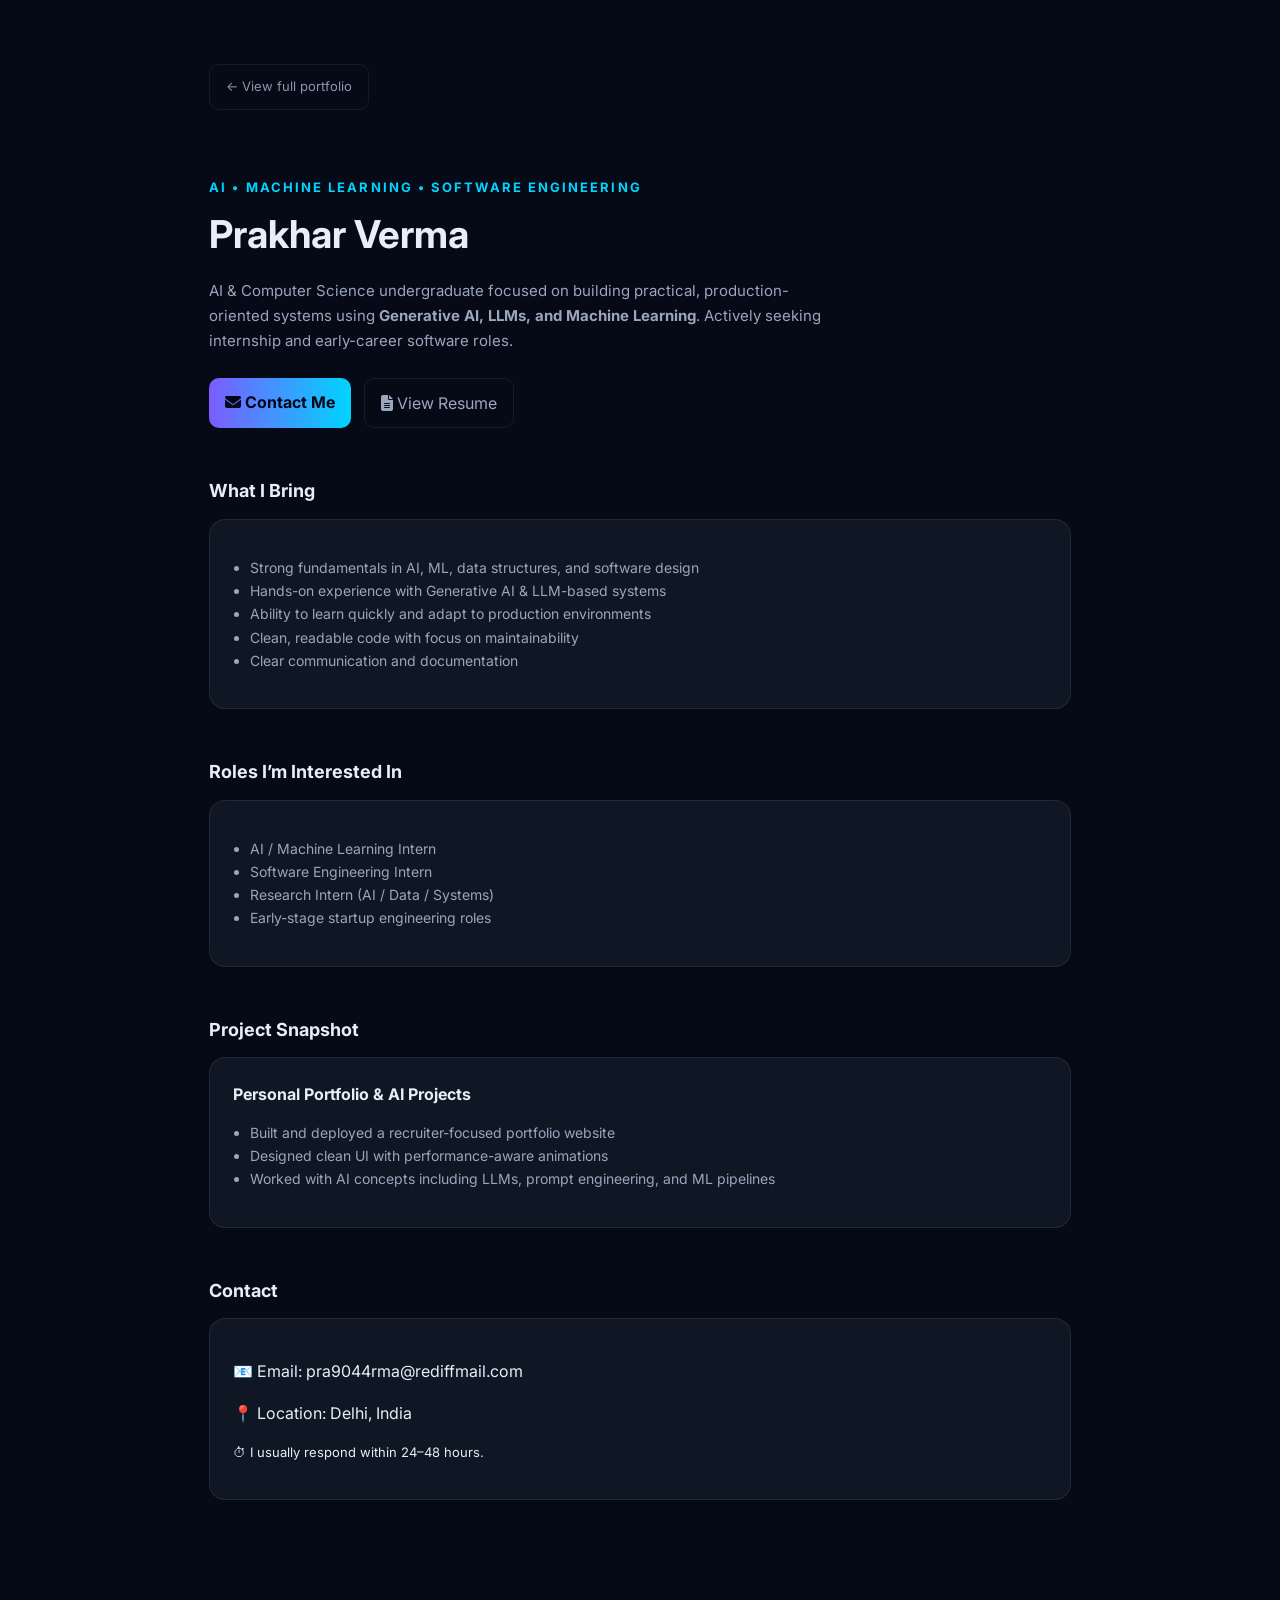
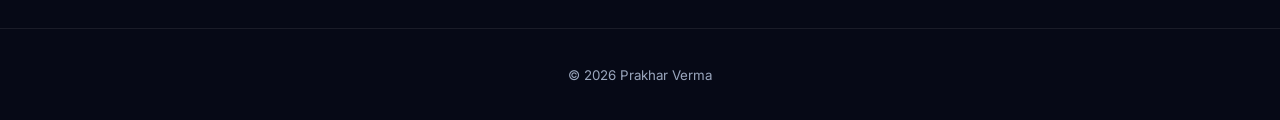
<file: recruiter.html>
<!doctype html>
<html lang="en">
<head>
  <meta charset="utf-8">
  <meta name="viewport" content="width=device-width, initial-scale=1">
  <title>Prakhar Verma | AI & Software Engineering Intern</title>

  <!-- SEO -->
  <meta name="description" content="Prakhar Verma — AI & Computer Science student seeking AI/ML and Software Engineering internship opportunities.">
  <meta property="og:title" content="Prakhar Verma | AI & Software Engineering Intern">
  <meta property="og:description" content="AI, Machine Learning, Generative AI, and Software Engineering candidate. Open to internships and early-career roles.">
  <meta property="og:image" content="PROFILE.png">
  <meta property="og:type" content="website">

  <link rel="icon" href="PROFILE.png" type="image/png">

  <!-- Fonts & Icons -->
  <link href="https://fonts.googleapis.com/css2?family=Inter:wght@300;400;600;700;800&display=swap" rel="stylesheet">
  <link rel="stylesheet" href="https://cdnjs.cloudflare.com/ajax/libs/font-awesome/6.5.0/css/all.min.css">

  <style>
    :root{
      --bg:#060916;
      --surface:#0f1724;
      --text:#e6eef8;
      --muted:#9aa6bd;
      --accent1:#7c5cff;
      --accent2:#00d4ff;
      --border:rgba(255,255,255,.08);
    }

    html.light{
      --bg:#f5f7ff;
      --surface:#ffffff;
      --text:#141726;
      --muted:#5e657d;
      --border:rgba(0,0,0,.08);
    }

    *{box-sizing:border-box}
    body{
      margin:0;
      font-family:'Inter',system-ui;
      background:var(--bg);
      color:var(--text);
      line-height:1.65;
    }

    a{color:inherit;text-decoration:none}

    .container{
      max-width:900px;
      margin:auto;
      padding:4rem 1.2rem;
    }

    /* ===============================
       HERO
       =============================== */
    .hero{
      text-align:left;
    }

    .hero h1{
      font-size:clamp(2.2rem,3vw,2.6rem);
      margin:.3rem 0;
    }

    .hero h4{
      text-transform:uppercase;
      letter-spacing:.16em;
      font-size:13px;
      color:var(--accent2);
      margin:0;
    }

    .hero p{
      max-width:620px;
      color:var(--muted);
      font-size:15px;
      margin-top:.8rem;
    }

    .cta-row{
      margin-top:1.5rem;
      display:flex;
      gap:.8rem;
      flex-wrap:wrap;
    }

    .btn{
      padding:.7rem 1rem;
      border-radius:10px;
      font-weight:700;
      background:linear-gradient(90deg,var(--accent1),var(--accent2));
      color:#020617;
      border:none;
      cursor:pointer;
    }

    .btn-ghost{
      padding:.7rem 1rem;
      border-radius:10px;
      border:1px solid var(--border);
      color:var(--muted);
    }

    /* ===============================
       SECTIONS
       =============================== */
    section{margin-top:3rem}

    h2{
      font-size:18px;
      margin-bottom:.8rem;
    }

    .card{
      background:var(--surface);
      padding:1.4rem;
      border-radius:16px;
      border:1px solid var(--border);
    }

    ul{
      padding-left:1.1rem;
      color:var(--muted);
      font-size:14px;
    }

    /* ===============================
       FOOTER
       =============================== */
    footer{
      margin-top:4rem;
      padding:2rem 1rem;
      text-align:center;
      color:var(--muted);
      border-top:1px solid var(--border);
    }

    @media(max-width:700px){
      .cta-row{flex-direction:column;align-items:flex-start;}
    }
    .back-portfolio{
  margin-bottom:1.2rem;
  display:inline-flex;
  align-items:center;
  gap:.4rem;
  font-size:13px;
  opacity:.9;
  transition:opacity .2s ease, transform .2s ease;
}

.back-portfolio:hover{
  opacity:1;
  transform:translateX(-2px);
}

  </style>
</head>

<body>

<main class="container">
<a
  href="index.html"
  class="btn-ghost back-portfolio"
>
  ← View full portfolio
</a>

  <!-- HERO -->
  <section class="hero">
    <h4>AI • Machine Learning • Software Engineering</h4>
    <h1>Prakhar Verma</h1>

    <p>
      AI & Computer Science undergraduate focused on building practical,
      production-oriented systems using <strong>Generative AI, LLMs, and Machine Learning</strong>.
      Actively seeking internship and early-career software roles.
    </p>

    <div class="cta-row">
      <a href="mailto:pra9044rma@rediffmail.com" class="btn">
        <i class="fa-solid fa-envelope"></i> Contact Me
      </a>

      <a href="Professional%20B.Tech%20Resume%20LaTeX.pdf" target="_blank" class="btn-ghost">
        <i class="fa-solid fa-file-lines"></i> View Resume
      </a>
    </div>
  </section>

  <!-- WHAT I OFFER -->
  <section>
    <h2>What I Bring</h2>
    <div class="card">
      <ul>
        <li>Strong fundamentals in AI, ML, data structures, and software design</li>
        <li>Hands-on experience with Generative AI & LLM-based systems</li>
        <li>Ability to learn quickly and adapt to production environments</li>
        <li>Clean, readable code with focus on maintainability</li>
        <li>Clear communication and documentation</li>
      </ul>
    </div>
  </section>

  <!-- ROLES -->
  <section>
    <h2>Roles I’m Interested In</h2>
    <div class="card">
      <ul>
        <li>AI / Machine Learning Intern</li>
        <li>Software Engineering Intern</li>
        <li>Research Intern (AI / Data / Systems)</li>
        <li>Early-stage startup engineering roles</li>
      </ul>
    </div>
  </section>

  <!-- PROJECT SNAPSHOT -->
  <section>
    <h2>Project Snapshot</h2>
    <div class="card">
      <strong>Personal Portfolio & AI Projects</strong>
      <ul>
        <li>Built and deployed a recruiter-focused portfolio website</li>
        <li>Designed clean UI with performance-aware animations</li>
        <li>Worked with AI concepts including LLMs, prompt engineering, and ML pipelines</li>
      </ul>
    </div>
  </section>

  <!-- CONTACT -->
  <section>
    <h2>Contact</h2>
    <div class="card">
      <p class="muted">
        📧 Email: <a href="mailto:pra9044rma@rediffmail.com">pra9044rma@rediffmail.com</a>
      </p>
      <p class="muted">📍 Location: Delhi, India</p>
      <p class="muted" style="font-size:13px;">
        ⏱ I usually respond within 24–48 hours.
      </p>
    </div>
  </section>

</main>

<footer>
  <small>© <span id="year"></span> Prakhar Verma</small>
</footer>

<script>
  document.getElementById("year").innerText = new Date().getFullYear();
</script>

</body>
</html>
</file>
